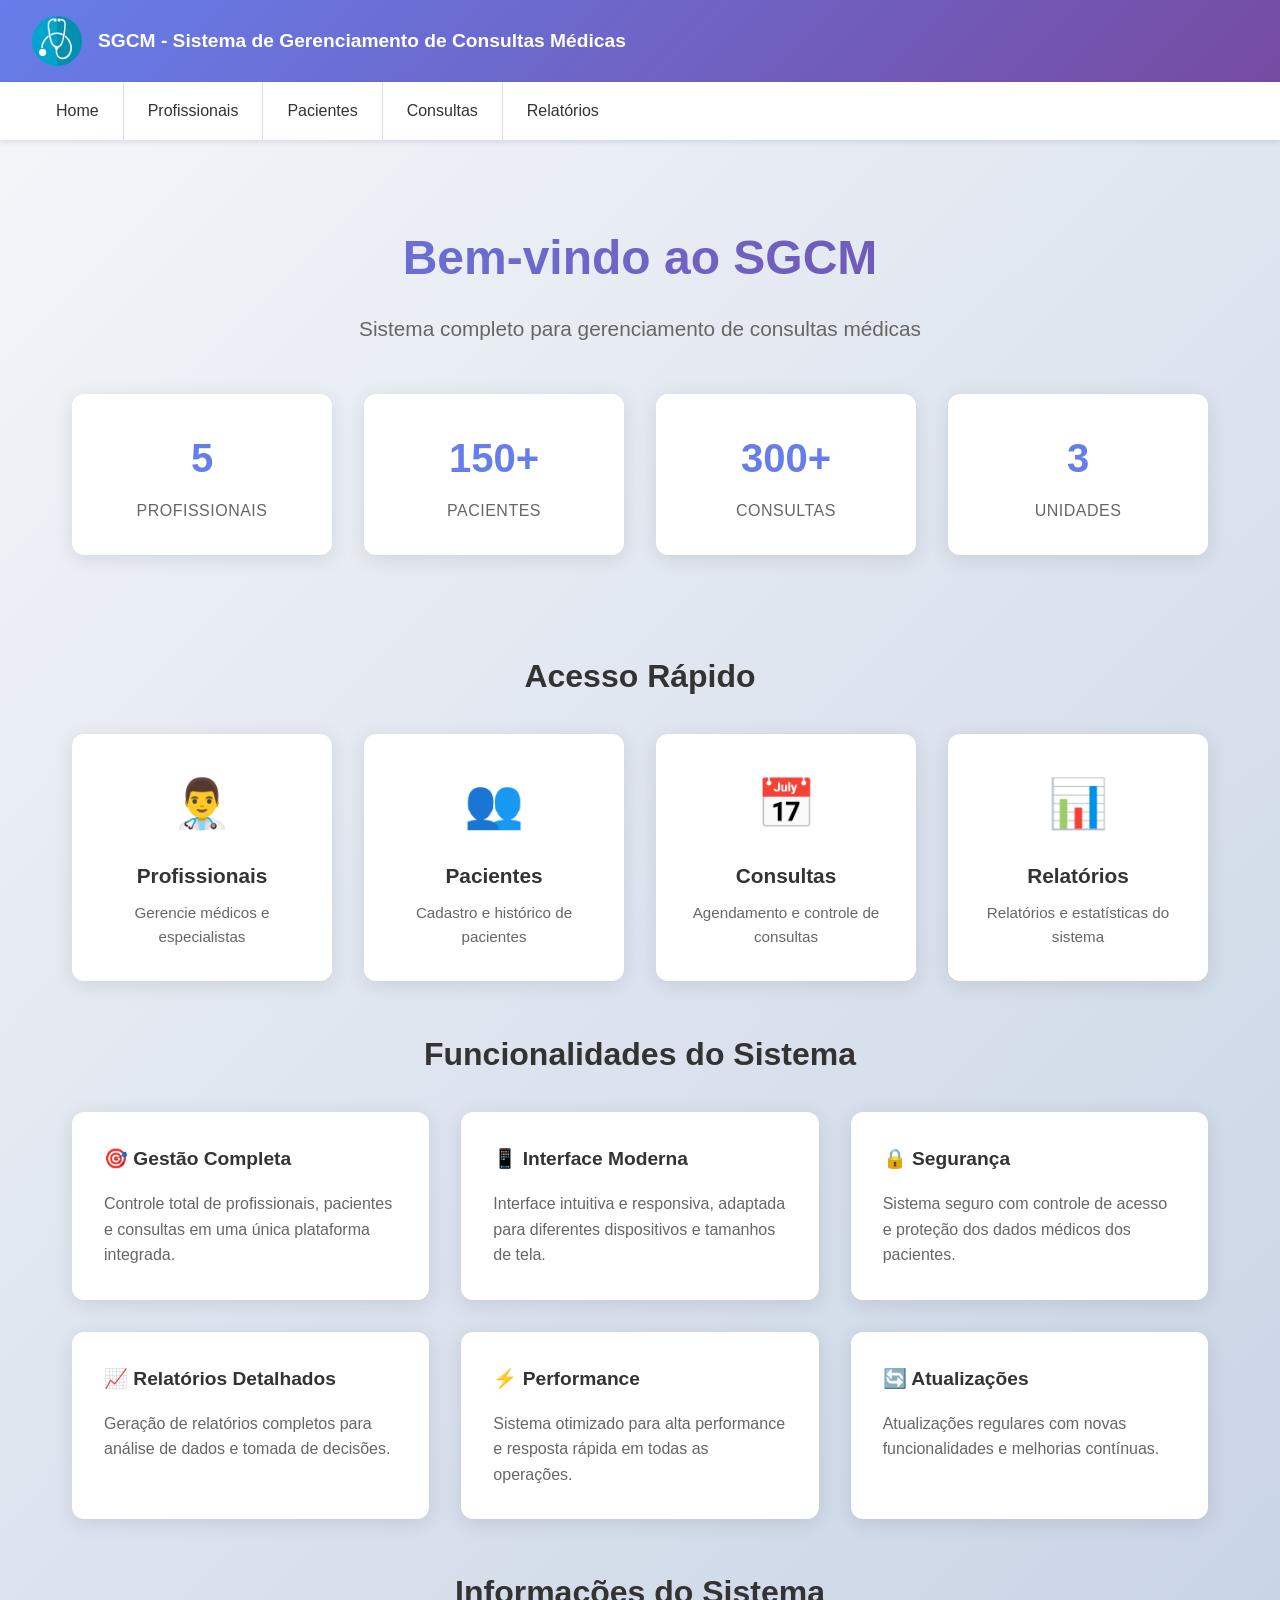
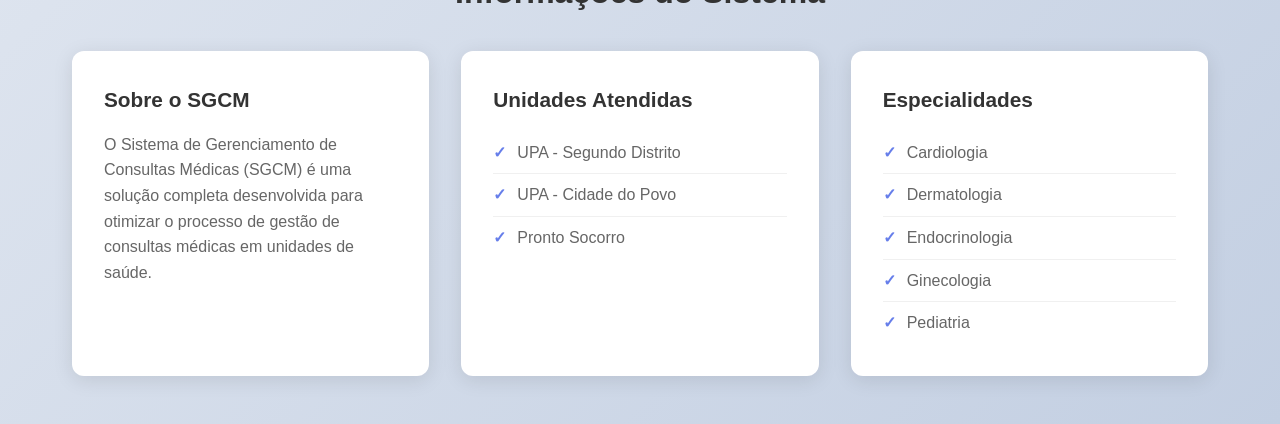
<file: sgcm/pages/index.html>
<!DOCTYPE html>
<html lang="pt-br">
<head>
    <meta charset="UTF-8">
    <meta name="viewport" content="width=device-width, initial-scale=1.0">
    <title>SGCM - Sistema de Gerenciamento de Consultas Médicas</title>
    <link rel="stylesheet" href="../styles/style.css">
</head>
<body>
    <header>
        <img src="../images/logo_azul(64).png" alt="Logo do SGCM">
        <p>SGCM - Sistema de Gerenciamento de Consultas Médicas</p>
    </header>
    <nav>
        <ul>
            <li><a href="index.html">Home</a></li>
            <li><a href="professionals.html">Profissionais</a></li>
            <li><a href="patients.html">Pacientes</a></li>
            <li><a href="appointments.html">Consultas</a></li>
            <li><a href="reports.html">Relatórios</a></li>
        </ul>
    </nav>
    <main>
        <!-- Hero Section -->
        <section class="hero-section">
            <h1>Bem-vindo ao SGCM</h1>
            <p class="hero-subtitle">Sistema completo para gerenciamento de consultas médicas</p>
            <div class="hero-stats">
                <div class="stat-card">
                    <h3>5</h3>
                    <p>Profissionais</p>
                </div>
                <div class="stat-card">
                    <h3>150+</h3>
                    <p>Pacientes</p>
                </div>
                <div class="stat-card">
                    <h3>300+</h3>
                    <p>Consultas</p>
                </div>
                <div class="stat-card">
                    <h3>3</h3>
                    <p>Unidades</p>
                </div>
            </div>
        </section>

        <!-- Quick Access Section -->
        <section class="quick-access">
            <h2>Acesso Rápido</h2>
            <div class="access-grid">
                <a href="professionals.html" class="access-card">
                    <div class="access-icon">👨‍⚕️</div>
                    <h3>Profissionais</h3>
                    <p>Gerencie médicos e especialistas</p>
                </a>
                <a href="patients.html" class="access-card">
                    <div class="access-icon">👥</div>
                    <h3>Pacientes</h3>
                    <p>Cadastro e histórico de pacientes</p>
                </a>
                <a href="appointments.html" class="access-card">
                    <div class="access-icon">📅</div>
                    <h3>Consultas</h3>
                    <p>Agendamento e controle de consultas</p>
                </a>
                <a href="reports.html" class="access-card">
                    <div class="access-icon">📊</div>
                    <h3>Relatórios</h3>
                    <p>Relatórios e estatísticas do sistema</p>
                </a>
            </div>
        </section>

        <!-- System Features -->
        <section class="features-section">
            <h2>Funcionalidades do Sistema</h2>
            <div class="features-grid">
                <div class="feature-card">
                    <h3>🎯 Gestão Completa</h3>
                    <p>Controle total de profissionais, pacientes e consultas em uma única plataforma integrada.</p>
                </div>
                <div class="feature-card">
                    <h3>📱 Interface Moderna</h3>
                    <p>Interface intuitiva e responsiva, adaptada para diferentes dispositivos e tamanhos de tela.</p>
                </div>
                <div class="feature-card">
                    <h3>🔒 Segurança</h3>
                    <p>Sistema seguro com controle de acesso e proteção dos dados médicos dos pacientes.</p>
                </div>
                <div class="feature-card">
                    <h3>📈 Relatórios Detalhados</h3>
                    <p>Geração de relatórios completos para análise de dados e tomada de decisões.</p>
                </div>
                <div class="feature-card">
                    <h3>⚡ Performance</h3>
                    <p>Sistema otimizado para alta performance e resposta rápida em todas as operações.</p>
                </div>
                <div class="feature-card">
                    <h3>🔄 Atualizações</h3>
                    <p>Atualizações regulares com novas funcionalidades e melhorias contínuas.</p>
                </div>
            </div>
        </section>

        <!-- System Information -->
        <section class="info-section">
            <h2>Informações do Sistema</h2>
            <div class="info-grid">
                <div class="info-card">
                    <h3>Sobre o SGCM</h3>
                    <p>O Sistema de Gerenciamento de Consultas Médicas (SGCM) é uma solução completa desenvolvida para otimizar o processo de gestão de consultas médicas em unidades de saúde.</p>
                </div>
                <div class="info-card">
                    <h3>Unidades Atendidas</h3>
                    <ul>
                        <li>UPA - Segundo Distrito</li>
                        <li>UPA - Cidade do Povo</li>
                        <li>Pronto Socorro</li>
                    </ul>
                </div>
                <div class="info-card">
                    <h3>Especialidades</h3>
                    <ul>
                        <li>Cardiologia</li>
                        <li>Dermatologia</li>
                        <li>Endocrinologia</li>
                        <li>Ginecologia</li>
                        <li>Pediatria</li>
                    </ul>
                </div>
            </div>
        </section>
    </main>
</body>
</html>
</file>
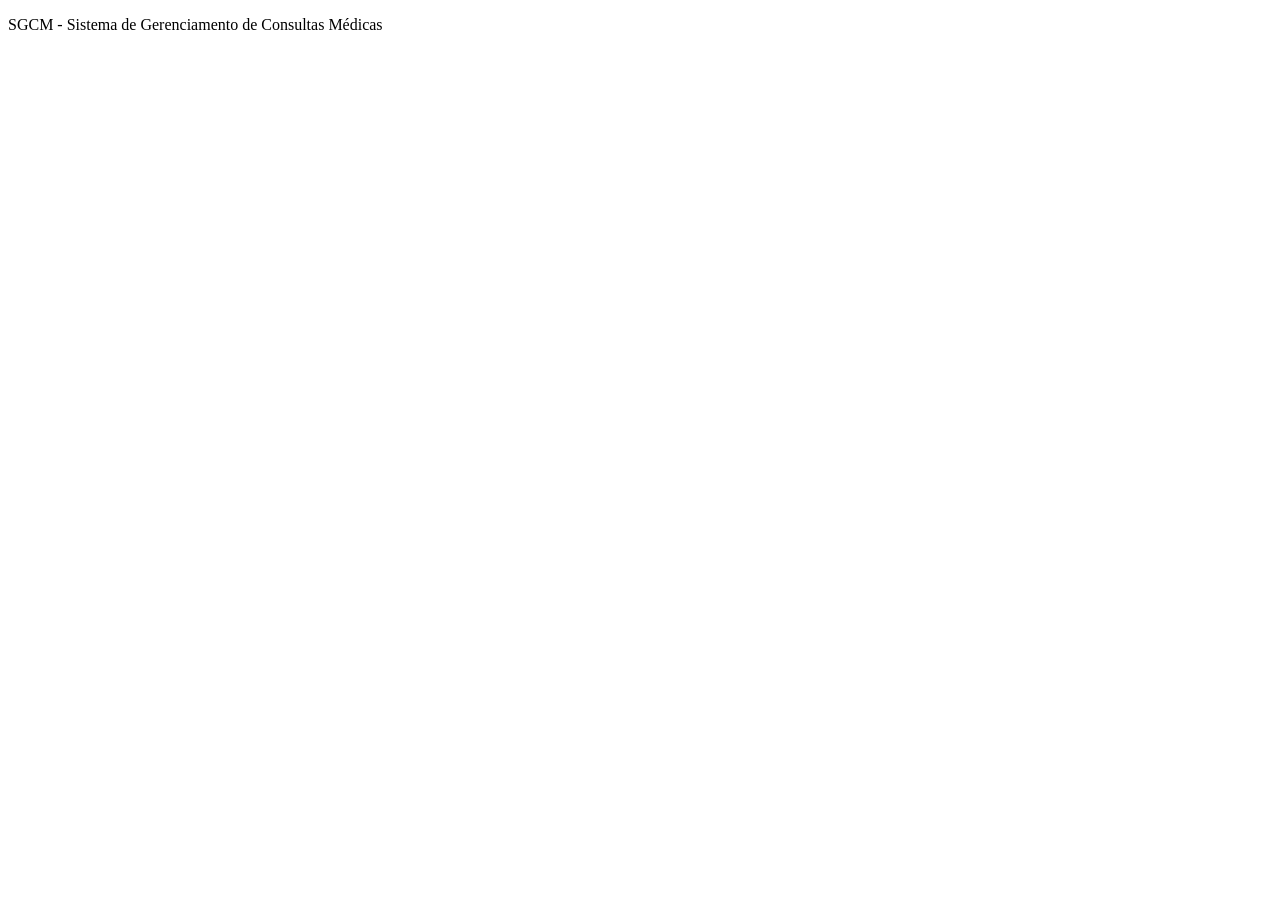
<file: pages/professionals.html>
<!DOCTYPE html>
<html lang="pt-br">
<head>
    <meta charset="UTF-8">
    <meta name="viewport" content="width=device-width, initial-scale=1.0">
    <title>Página de Profissionais</title>
</head>
<body>
    <header>
        <p>SGCM - Sistema de Gerenciamento de Consultas Médicas</p>
    </header>
    <nav>


    </nav>
    <main>


    </main>
</body>
</html>
</file>
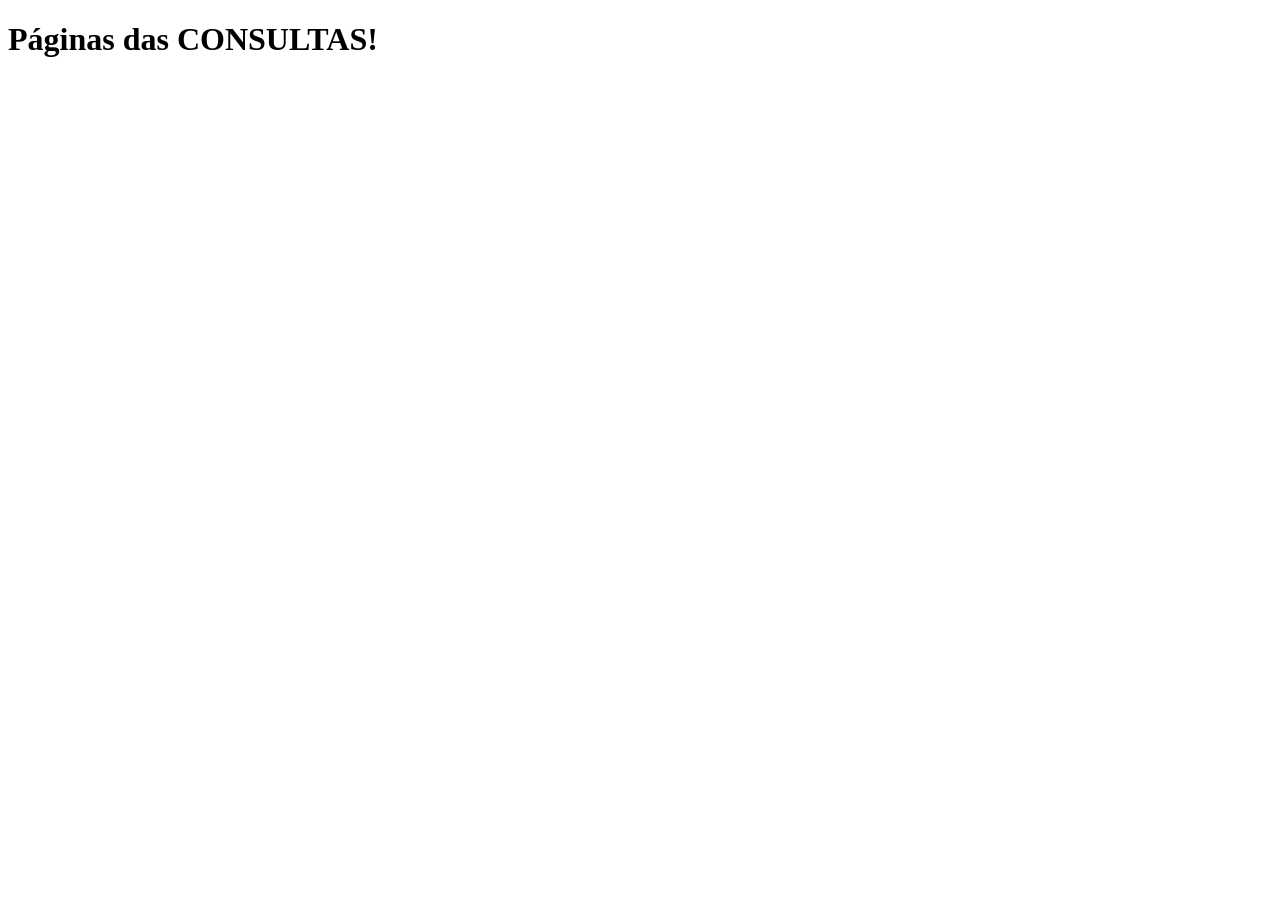
<file: sgcm/pages/appointments.html>
<!DOCTYPE html>
<html lang="pt-br">
<head>
    <meta charset="UTF-8">
    <meta name="viewport" content="width=device-width, initial-scale=1.0">
    <title>Página de Consultas dos Clientes</title>
</head>
<body>
    <h1>Páginas das CONSULTAS!</h1>
</body>
</html>
</file>
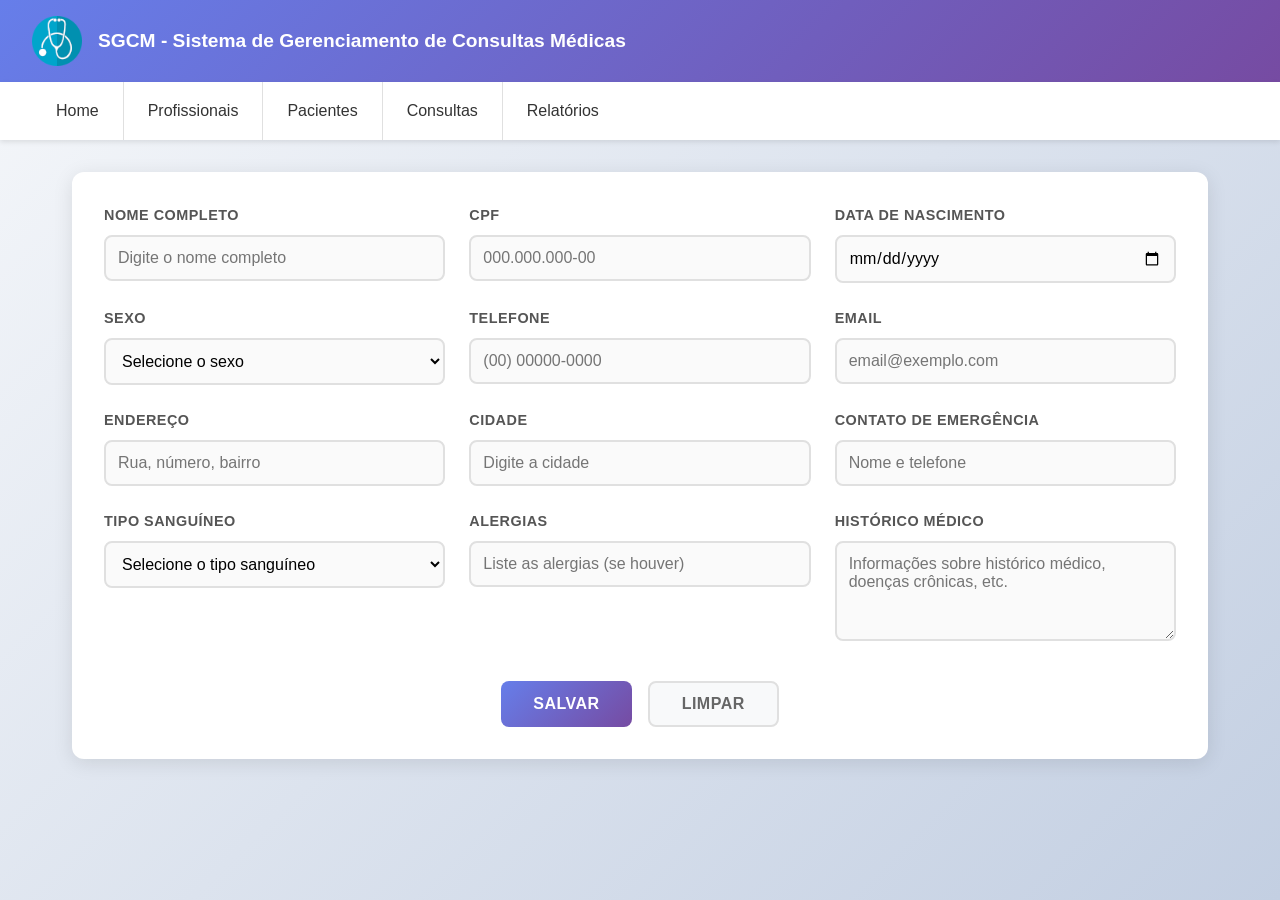
<file: sgcm/pages/patients.html>
<!DOCTYPE html>
<html lang="pt-br">
<head>
    <meta charset="UTF-8">
    <meta name="viewport" content="width=device-width, initial-scale=1.0">
    <title>Página de Pacientes</title>
    <link rel="stylesheet" href="../styles/style.css">
</head>
<body>
    <header>
        <img src="../images/logo_azul(64).png" alt="Logo do SGCM">
        <p>SGCM - Sistema de Gerenciamento de Consultas Médicas</p>
    </header>
    <nav>
        <ul>
            <li><a href="index.html">Home</a></li>
            <li><a href="professionals.html">Profissionais</a></li>
            <li><a href="patients.html">Pacientes</a></li>
            <li><a href="appointments.html">Consultas</a></li>
            <li><a href="reports.html">Relatórios</a></li>
        </ul>
    </nav>
    <main>
        <form action="">
            <div class="form-group">
                <label for="name">Nome Completo</label>
                <input type="text" id="name" name="name" placeholder="Digite o nome completo">
            </div>
            <div class="form-group">
                <label for="cpf">CPF</label>
                <input type="text" id="cpf" name="cpf" placeholder="000.000.000-00">
            </div>
            <div class="form-group">
                <label for="birth_date">Data de Nascimento</label>
                <input type="date" id="birth_date" name="birth_date">
            </div>
            <div class="form-group">
                <label for="gender">Sexo</label>
                <select name="gender" id="gender">
                    <option value="">Selecione o sexo</option>
                    <option value="M">Masculino</option>
                    <option value="F">Feminino</option>
                    <option value="O">Outro</option>
                </select>
            </div>
            <div class="form-group">
                <label for="phone">Telefone</label>
                <input type="text" id="phone" name="phone" placeholder="(00) 00000-0000">
            </div>
            <div class="form-group">
                <label for="email">Email</label>
                <input type="email" id="email" name="email" placeholder="email@exemplo.com">
            </div>
            <div class="form-group">
                <label for="address">Endereço</label>
                <input type="text" id="address" name="address" placeholder="Rua, número, bairro">
            </div>
            <div class="form-group">
                <label for="city">Cidade</label>
                <input type="text" id="city" name="city" placeholder="Digite a cidade">
            </div>
            <div class="form-group">
                <label for="emergency_contact">Contato de Emergência</label>
                <input type="text" id="emergency_contact" name="emergency_contact" placeholder="Nome e telefone">
            </div>
            <div class="form-group">
                <label for="blood_type">Tipo Sanguíneo</label>
                <select name="blood_type" id="blood_type">
                    <option value="">Selecione o tipo sanguíneo</option>
                    <option value="A+">A+</option>
                    <option value="A-">A-</option>
                    <option value="B+">B+</option>
                    <option value="B-">B-</option>
                    <option value="AB+">AB+</option>
                    <option value="AB-">AB-</option>
                    <option value="O+">O+</option>
                    <option value="O-">O-</option>
                </select>
            </div>
            <div class="form-group">
                <label for="allergies">Alergias</label>
                <input type="text" id="allergies" name="allergies" placeholder="Liste as alergias (se houver)">
            </div>
            <div class="form-group">
                <label for="medical_history">Histórico Médico</label>
                <textarea id="medical_history" name="medical_history" placeholder="Informações sobre histórico médico, doenças crônicas, etc." rows="3"></textarea>
            </div>
            <div class="form-buttons">
                <button type="submit" class="btn btn-primary">Salvar</button>
                <button type="reset" class="btn btn-secondary">Limpar</button>
            </div>
        </form>
        <table>
            <thead>
                <tr>
                    <th>ID</th>
                    <th>NOME</th>
                    <th>CPF</th>
                    <th>IDADE</th>
                    <th>SEXO</th>
                    <th>TELEFONE</th>
                    <th>EMAIL</th>
                    <th>TIPO SANGUÍNEO</th>
                    <th>OPÇÕES</th>
                </tr>
            </thead>
            <tbody>
                <tr>
                    <td>1</td>
                    <td>Maria Silva Santos</td>
                    <td>123.456.789-00</td>
                    <td>35</td>
                    <td>F</td>
                    <td>(11) 99999-9999</td>
                    <td>maria.silva@email.com</td>
                    <td>A+</td>
                    <td>
                        <div class="action-links">
                            <a href="#" class="edit-link">Editar</a>
                            <a href="#" class="delete-link">Excluir</a>
                        </div>
                    </td>
                </tr>
                <tr>
                    <td>2</td>
                    <td>João Carlos Oliveira</td>
                    <td>987.654.321-00</td>
                    <td>42</td>
                    <td>M</td>
                    <td>(11) 88888-8888</td>
                    <td>joao.oliveira@email.com</td>
                    <td>O+</td>
                    <td>
                        <div class="action-links">
                            <a href="#" class="edit-link">Editar</a>
                            <a href="#" class="delete-link">Excluir</a>
                        </div>
                    </td>
                </tr>
                <tr>
                    <td>3</td>
                    <td>Ana Paula Costa</td>
                    <td>456.789.123-00</td>
                    <td>28</td>
                    <td>F</td>
                    <td>(11) 77777-7777</td>
                    <td>ana.costa@email.com</td>
                    <td>B-</td>
                    <td>
                        <div class="action-links">
                            <a href="#" class="edit-link">Editar</a>
                            <a href="#" class="delete-link">Excluir</a>
                        </div>
                    </td>
                </tr>
                <tr>
                    <td>4</td>
                    <td>Pedro Henrique Lima</td>
                    <td>789.123.456-00</td>
                    <td>55</td>
                    <td>M</td>
                    <td>(11) 66666-6666</td>
                    <td>pedro.lima@email.com</td>
                    <td>AB+</td>
                    <td>
                        <div class="action-links">
                            <a href="#" class="edit-link">Editar</a>
                            <a href="#" class="delete-link">Excluir</a>
                        </div>
                    </td>
                </tr>
                <tr>
                    <td>5</td>
                    <td>Lucia Ferreira Rodrigues</td>
                    <td>321.654.987-00</td>
                    <td>38</td>
                    <td>F</td>
                    <td>(11) 55555-5555</td>
                    <td>lucia.ferreira@email.com</td>
                    <td>A-</td>
                    <td>
                        <div class="action-links">
                            <a href="#" class="edit-link">Editar</a>
                            <a href="#" class="delete-link">Excluir</a>
                        </div>
                    </td>
                </tr>
                <tr>
                    <td>6</td>
                    <td>Carlos Eduardo Martins</td>
                    <td>654.321.987-00</td>
                    <td>47</td>
                    <td>M</td>
                    <td>(11) 44444-4444</td>
                    <td>carlos.martins@email.com</td>
                    <td>O-</td>
                    <td>
                        <div class="action-links">
                            <a href="#" class="edit-link">Editar</a>
                            <a href="#" class="delete-link">Excluir</a>
                        </div>
                    </td>
                </tr>
                <tr>
                    <td>7</td>
                    <td>Fernanda Almeida Souza</td>
                    <td>147.258.369-00</td>
                    <td>31</td>
                    <td>F</td>
                    <td>(11) 33333-3333</td>
                    <td>fernanda.almeida@email.com</td>
                    <td>B+</td>
                    <td>
                        <div class="action-links">
                            <a href="#" class="edit-link">Editar</a>
                            <a href="#" class="delete-link">Excluir</a>
                        </div>
                    </td>
                </tr>
                <tr>
                    <td>8</td>
                    <td>Roberto Silva Pereira</td>
                    <td>258.369.147-00</td>
                    <td>63</td>
                    <td>M</td>
                    <td>(11) 22222-2222</td>
                    <td>roberto.silva@email.com</td>
                    <td>AB-</td>
                    <td>
                        <div class="action-links">
                            <a href="#" class="edit-link">Editar</a>
                            <a href="#" class="delete-link">Excluir</a>
                        </div>
                    </td>
                </tr>
            </tbody>
            <tfoot>
                <tr>
                    <td colspan="9">Quantidade de Pacientes: 8</td>
                </tr>
            </tfoot>
        </table>
    </main>
</body>
</html>
</file>
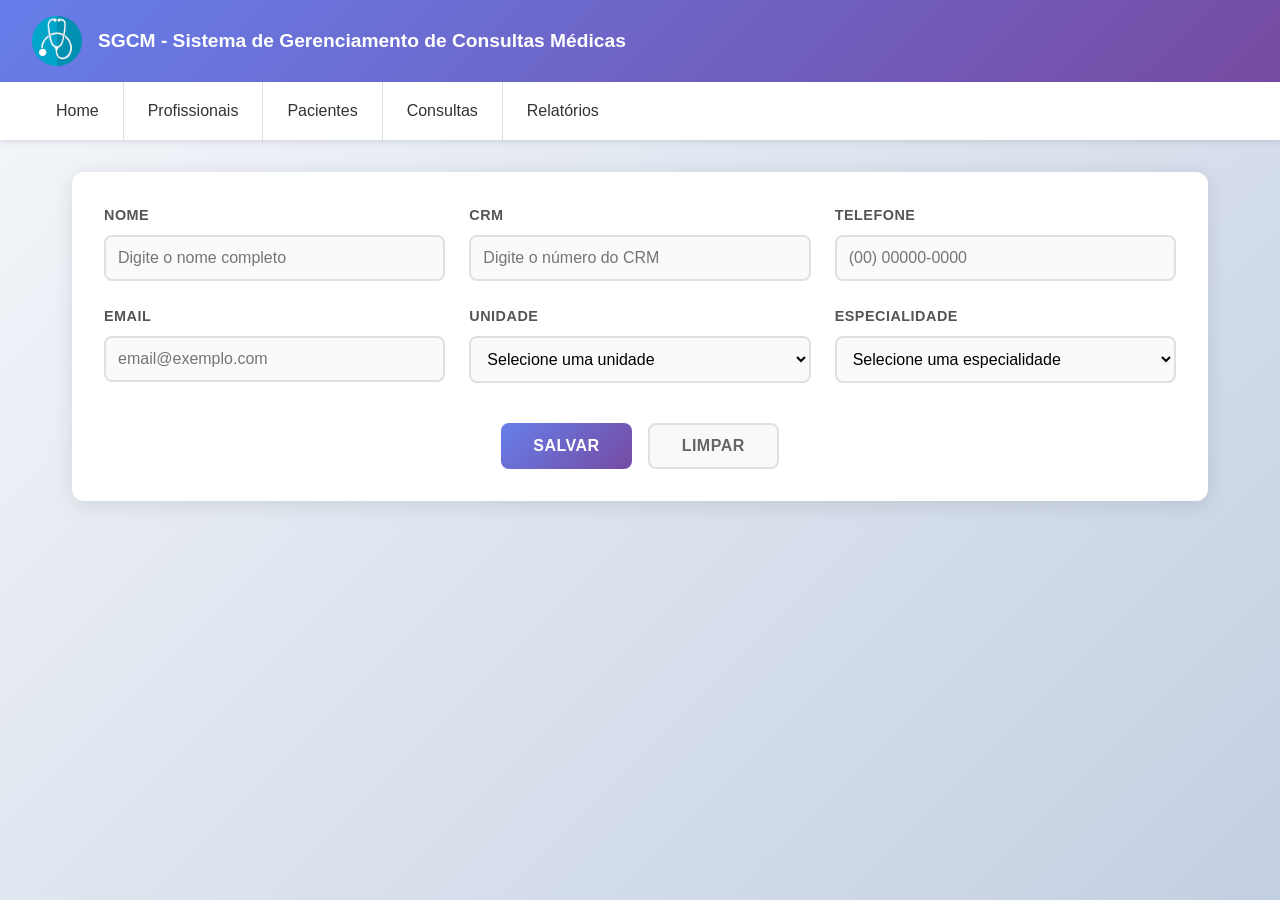
<file: sgcm/pages/professionals.html>
<!DOCTYPE html>
<html lang="pt-br">
<head>
    <meta charset="UTF-8">
    <meta name="viewport" content="width=device-width, initial-scale=1.0">
    <title>Página de Profissionais</title>
    <link rel="stylesheet" href="../styles/style.css">
</head>
<body>
    <header>
        <img src="../images/logo_azul(64).png" alt="Logo do SGCM">
        <p>SGCM - Sistema de Gerenciamento de Consultas Médicas</p>
    </header>
    <nav>
        <ul>
            <li><a href="index.html">Home</a></li>
            <li><a href="professionals.html">Profissionais</a></li>
            <li><a href="patients.html">Pacientes</a></li>
            <li><a href="appointments.html">Consultas</a></li>
            <li><a href="reports.html">Relatórios</a></li>
        </ul>
    </nav>
    <main>
        <form action="">
            <div class="form-group">
                <label for="name">Nome</label>
                <input type="text" id="name" name="name" placeholder="Digite o nome completo">
            </div>
            <div class="form-group">
                <label for="crm">CRM</label>
                <input type="text" id="crm" name="crm" placeholder="Digite o número do CRM">
            </div>
            <div class="form-group">
                <label for="phone">Telefone</label>
                <input type="text" id="phone" name="phone" placeholder="(00) 00000-0000">
            </div>
            <div class="form-group">
                <label for="email">Email</label>
                <input type="email" id="email" name="email" placeholder="email@exemplo.com">
            </div>
            <div class="form-group">
                <label for="unity">Unidade</label>
                <select name="unity" id="unity">
                    <option value="">Selecione uma unidade</option>
                    <option value="1">UPA - Segundo Distrito</option>
                    <option value="2">UPA - Cidade do Povo</option>
                    <option value="3">Pronto Socorro</option>
                </select>
            </div>
            <div class="form-group">
                <label for="specialty">Especialidade</label>
                <select name="specialty" id="specialty">
                    <option value="">Selecione uma especialidade</option>
                    <option value="1">Cardiologista</option>
                    <option value="2">Dermatologista</option>
                    <option value="3">Endocrinologista</option>
                    <option value="4">Ginecologista</option>
                    <option value="5">Pediatra</option>
                </select>
            </div>
            <div class="form-buttons">
                <button type="submit" class="btn btn-primary">Salvar</button>
                <button type="reset" class="btn btn-secondary">Limpar</button>
            </div>
        </form>
        <table>
            <thead>
                <tr>
                    <th>ID</th>
                    <th>NOME</th>
                    <th>REG. CONSELHO</th>
                    <th>TELEFONE</th>
                    <th>EMAIL</th>
                    <th>UNIDADE</th>
                    <th>ESPECIALIDADE</th>
                    <th>OPÇÕES</th>
                </tr>
            </thead>
            <tbody>
                <tr>
                    <td>1</td>
                    <td>Dr. João Silva</td>
                    <td>CRM-12345</td>
                    <td>(11) 99999-9999</td>
                    <td>joao.silva@email.com</td>
                    <td>UPA - Segundo Distrito</td>
                    <td>Cardiologista</td>
                    <td>
                        <div class="action-links">
                            <a href="#" class="edit-link">Editar</a>
                            <a href="#" class="delete-link">Excluir</a>
                        </div>
                    </td>
                </tr>
                <tr>
                    <td>2</td>
                    <td>Dra. Maria Santos</td>
                    <td>CRM-67890</td>
                    <td>(11) 88888-8888</td>
                    <td>maria.santos@email.com</td>
                    <td>UPA - Cidade do Povo</td>
                    <td>Dermatologista</td>
                    <td>
                        <div class="action-links">
                            <a href="#" class="edit-link">Editar</a>
                            <a href="#" class="delete-link">Excluir</a>
                        </div>
                    </td>
                </tr>
                <tr>
                    <td>3</td>
                    <td>Dr. Carlos Oliveira</td>
                    <td>CRM-11111</td>
                    <td>(11) 77777-7777</td>
                    <td>carlos.oliveira@email.com</td>
                    <td>Pronto Socorro</td>
                    <td>Endocrinologista</td>
                    <td>
                        <div class="action-links">
                            <a href="#" class="edit-link">Editar</a>
                            <a href="#" class="delete-link">Excluir</a>
                        </div>
                    </td>
                </tr>
                <tr>
                    <td>4</td>
                    <td>Dra. Ana Costa</td>
                    <td>CRM-22222</td>
                    <td>(11) 66666-6666</td>
                    <td>ana.costa@email.com</td>
                    <td>UPA - Segundo Distrito</td>
                    <td>Ginecologista</td>
                    <td>
                        <div class="action-links">
                            <a href="#" class="edit-link">Editar</a>
                            <a href="#" class="delete-link">Excluir</a>
                        </div>
                    </td>
                </tr>
                <tr>
                    <td>5</td>
                    <td>Dr. Pedro Lima</td>
                    <td>CRM-33333</td>
                    <td>(11) 55555-5555</td>
                    <td>pedro.lima@email.com</td>
                    <td>UPA - Cidade do Povo</td>
                    <td>Pediatra</td>
                    <td>
                        <div class="action-links">
                            <a href="#" class="edit-link">Editar</a>
                            <a href="#" class="delete-link">Excluir</a>
                        </div>
                    </td>
                </tr>
            </tbody>
            <tfoot>
                <tr>
                    <td colspan="8">Quantidade de Profissionais: 5</td>
                </tr>
            </tfoot>
        </table>
    </main>
</body>
</html>
</file>
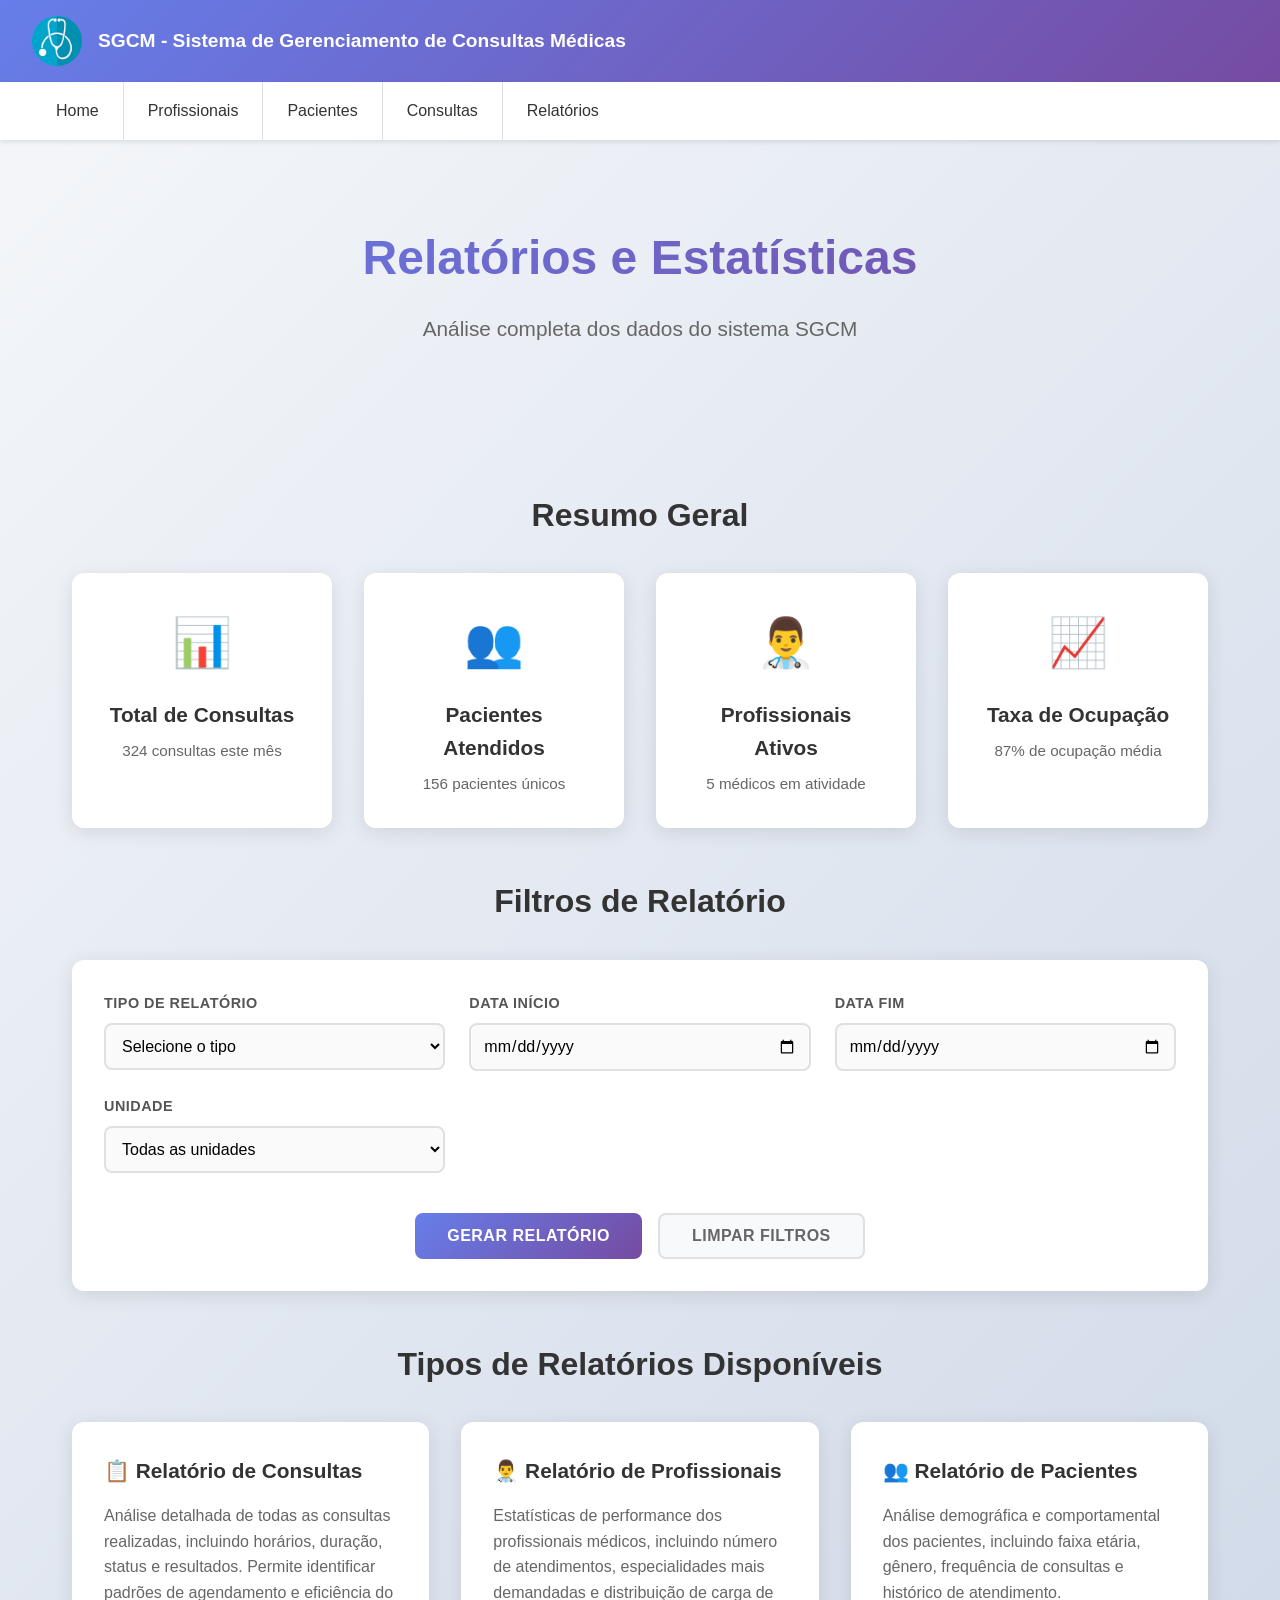
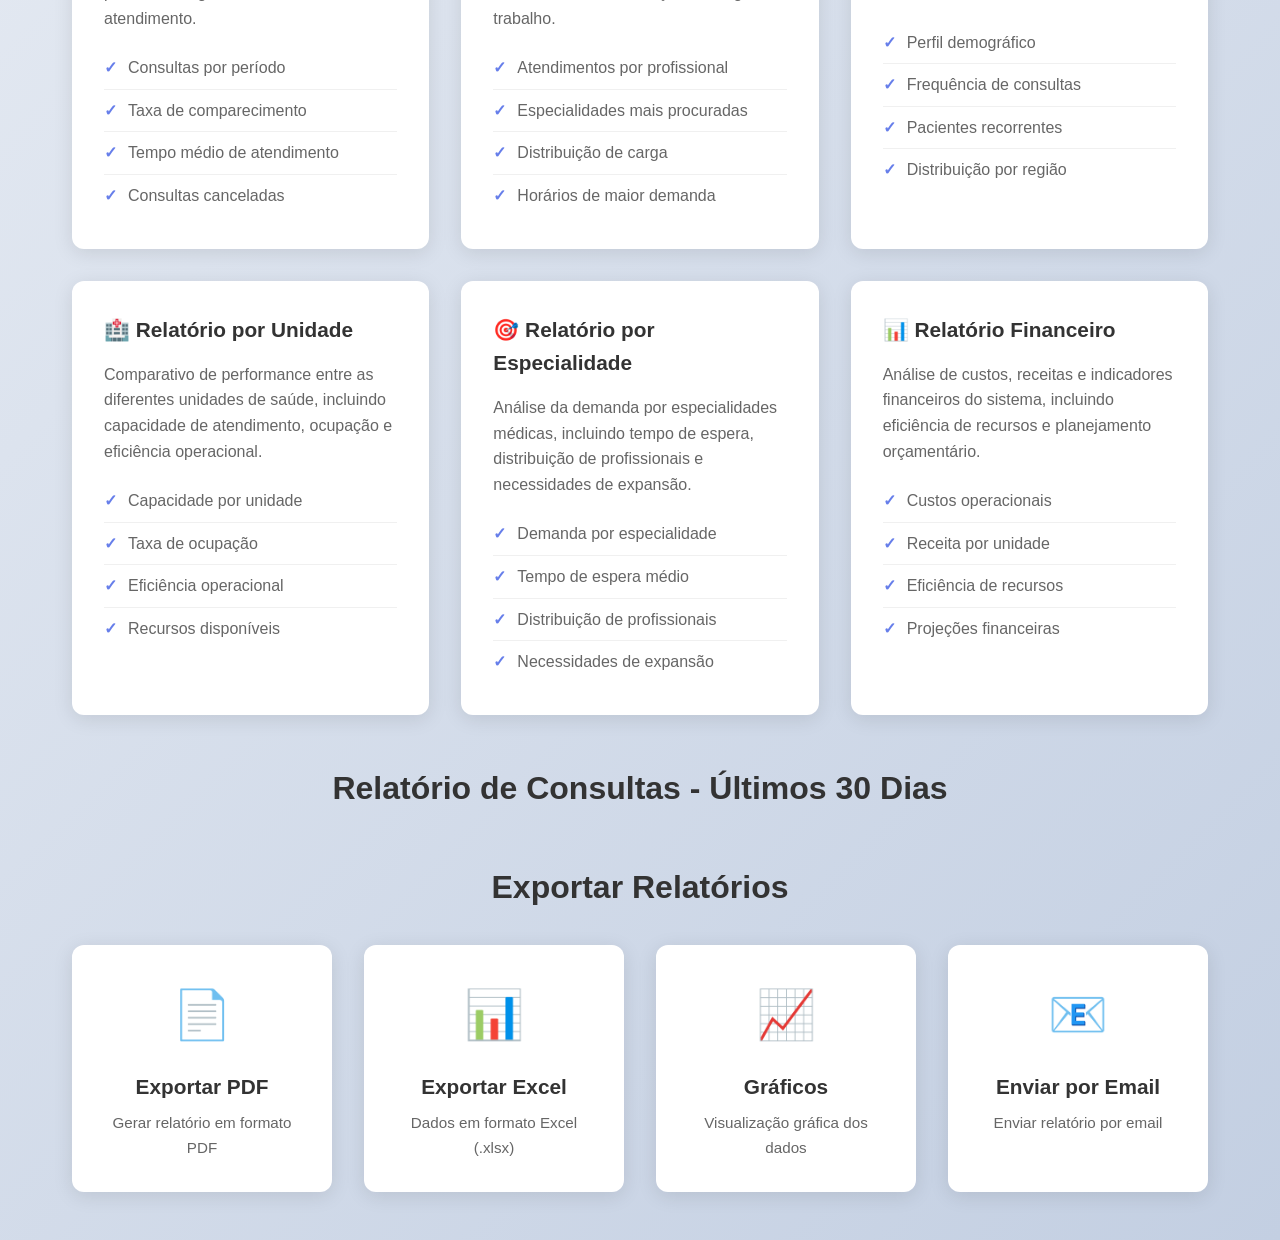
<file: sgcm/pages/reports.html>
<!DOCTYPE html>
<html lang="pt-br">
<head>
    <meta charset="UTF-8">
    <meta name="viewport" content="width=device-width, initial-scale=1.0">
    <title>Relatórios - SGCM</title>
    <link rel="stylesheet" href="../styles/style.css">
</head>
<body>
    <header>
        <img src="../images/logo_azul(64).png" alt="Logo do SGCM">
        <p>SGCM - Sistema de Gerenciamento de Consultas Médicas</p>
    </header>
    <nav>
        <ul>
            <li><a href="index.html">Home</a></li>
            <li><a href="professionals.html">Profissionais</a></li>
            <li><a href="patients.html">Pacientes</a></li>
            <li><a href="appointments.html">Consultas</a></li>
            <li><a href="reports.html">Relatórios</a></li>
        </ul>
    </nav>
    <main>
        <!-- Reports Header -->
        <section class="hero-section">
            <h1>Relatórios e Estatísticas</h1>
            <p class="hero-subtitle">Análise completa dos dados do sistema SGCM</p>
        </section>

        <!-- Quick Stats -->
        <section class="quick-access">
            <h2>Resumo Geral</h2>
            <div class="access-grid">
                <div class="access-card">
                    <div class="access-icon">📊</div>
                    <h3>Total de Consultas</h3>
                    <p>324 consultas este mês</p>
                </div>
                <div class="access-card">
                    <div class="access-icon">👥</div>
                    <h3>Pacientes Atendidos</h3>
                    <p>156 pacientes únicos</p>
                </div>
                <div class="access-card">
                    <div class="access-icon">👨‍⚕️</div>
                    <h3>Profissionais Ativos</h3>
                    <p>5 médicos em atividade</p>
                </div>
                <div class="access-card">
                    <div class="access-icon">📈</div>
                    <h3>Taxa de Ocupação</h3>
                    <p>87% de ocupação média</p>
                </div>
            </div>
        </section>

        <!-- Report Filters -->
        <section class="features-section">
            <h2>Filtros de Relatório</h2>
            <form class="report-filters">
                <div class="form-group">
                    <label for="report-type">Tipo de Relatório</label>
                    <select name="report-type" id="report-type">
                        <option value="">Selecione o tipo</option>
                        <option value="consultations">Relatório de Consultas</option>
                        <option value="professionals">Relatório de Profissionais</option>
                        <option value="patients">Relatório de Pacientes</option>
                        <option value="units">Relatório por Unidade</option>
                        <option value="specialties">Relatório por Especialidade</option>
                    </select>
                </div>
                <div class="form-group">
                    <label for="date-start">Data Início</label>
                    <input type="date" id="date-start" name="date-start">
                </div>
                <div class="form-group">
                    <label for="date-end">Data Fim</label>
                    <input type="date" id="date-end" name="date-end">
                </div>
                <div class="form-group">
                    <label for="unit-filter">Unidade</label>
                    <select name="unit-filter" id="unit-filter">
                        <option value="">Todas as unidades</option>
                        <option value="1">UPA - Segundo Distrito</option>
                        <option value="2">UPA - Cidade do Povo</option>
                        <option value="3">Pronto Socorro</option>
                    </select>
                </div>
                <div class="form-buttons">
                    <button type="submit" class="btn btn-primary">Gerar Relatório</button>
                    <button type="reset" class="btn btn-secondary">Limpar Filtros</button>
                </div>
            </form>
        </section>

        <!-- Report Types -->
        <section class="info-section">
            <h2>Tipos de Relatórios Disponíveis</h2>
            <div class="info-grid">
                <div class="info-card">
                    <h3>📋 Relatório de Consultas</h3>
                    <p>Análise detalhada de todas as consultas realizadas, incluindo horários, duração, status e resultados. Permite identificar padrões de agendamento e eficiência do atendimento.</p>
                    <ul>
                        <li>Consultas por período</li>
                        <li>Taxa de comparecimento</li>
                        <li>Tempo médio de atendimento</li>
                        <li>Consultas canceladas</li>
                    </ul>
                </div>
                <div class="info-card">
                    <h3>👨‍⚕️ Relatório de Profissionais</h3>
                    <p>Estatísticas de performance dos profissionais médicos, incluindo número de atendimentos, especialidades mais demandadas e distribuição de carga de trabalho.</p>
                    <ul>
                        <li>Atendimentos por profissional</li>
                        <li>Especialidades mais procuradas</li>
                        <li>Distribuição de carga</li>
                        <li>Horários de maior demanda</li>
                    </ul>
                </div>
                <div class="info-card">
                    <h3>👥 Relatório de Pacientes</h3>
                    <p>Análise demográfica e comportamental dos pacientes, incluindo faixa etária, gênero, frequência de consultas e histórico de atendimento.</p>
                    <ul>
                        <li>Perfil demográfico</li>
                        <li>Frequência de consultas</li>
                        <li>Pacientes recorrentes</li>
                        <li>Distribuição por região</li>
                    </ul>
                </div>
                <div class="info-card">
                    <h3>🏥 Relatório por Unidade</h3>
                    <p>Comparativo de performance entre as diferentes unidades de saúde, incluindo capacidade de atendimento, ocupação e eficiência operacional.</p>
                    <ul>
                        <li>Capacidade por unidade</li>
                        <li>Taxa de ocupação</li>
                        <li>Eficiência operacional</li>
                        <li>Recursos disponíveis</li>
                    </ul>
                </div>
                <div class="info-card">
                    <h3>🎯 Relatório por Especialidade</h3>
                    <p>Análise da demanda por especialidades médicas, incluindo tempo de espera, distribuição de profissionais e necessidades de expansão.</p>
                    <ul>
                        <li>Demanda por especialidade</li>
                        <li>Tempo de espera médio</li>
                        <li>Distribuição de profissionais</li>
                        <li>Necessidades de expansão</li>
                    </ul>
                </div>
                <div class="info-card">
                    <h3>📊 Relatório Financeiro</h3>
                    <p>Análise de custos, receitas e indicadores financeiros do sistema, incluindo eficiência de recursos e planejamento orçamentário.</p>
                    <ul>
                        <li>Custos operacionais</li>
                        <li>Receita por unidade</li>
                        <li>Eficiência de recursos</li>
                        <li>Projeções financeiras</li>
                    </ul>
                </div>
            </div>
        </section>

        <!-- Sample Report Table -->
        <section class="features-section">
            <h2>Relatório de Consultas - Últimos 30 Dias</h2>
            <table>
                <thead>
                    <tr>
                        <th>Data</th>
                        <th>Profissional</th>
                        <th>Especialidade</th>
                        <th>Unidade</th>
                        <th>Consultas Realizadas</th>
                        <th>Taxa de Ocupação</th>
                        <th>Status</th>
                    </tr>
                </thead>
                <tbody>
                    <tr>
                        <td>15/01/2024</td>
                        <td>Dr. João Silva</td>
                        <td>Cardiologia</td>
                        <td>UPA - Segundo Distrito</td>
                        <td>12</td>
                        <td>85%</td>
                        <td>Concluído</td>
                    </tr>
                    <tr>
                        <td>15/01/2024</td>
                        <td>Dra. Maria Santos</td>
                        <td>Dermatologia</td>
                        <td>UPA - Cidade do Povo</td>
                        <td>8</td>
                        <td>67%</td>
                        <td>Concluído</td>
                    </tr>
                    <tr>
                        <td>16/01/2024</td>
                        <td>Dr. Carlos Oliveira</td>
                        <td>Endocrinologia</td>
                        <td>Pronto Socorro</td>
                        <td>15</td>
                        <td>93%</td>
                        <td>Concluído</td>
                    </tr>
                    <tr>
                        <td>16/01/2024</td>
                        <td>Dra. Ana Costa</td>
                        <td>Ginecologia</td>
                        <td>UPA - Segundo Distrito</td>
                        <td>10</td>
                        <td>78%</td>
                        <td>Concluído</td>
                    </tr>
                    <tr>
                        <td>17/01/2024</td>
                        <td>Dr. Pedro Lima</td>
                        <td>Pediatria</td>
                        <td>UPA - Cidade do Povo</td>
                        <td>14</td>
                        <td>88%</td>
                        <td>Concluído</td>
                    </tr>
                </tbody>
                <tfoot>
                    <tr>
                        <td colspan="4">Total de Consultas: 59</td>
                        <td colspan="3">Taxa Média de Ocupação: 82%</td>
                    </tr>
                </tfoot>
            </table>
        </section>

        <!-- Export Options -->
        <section class="quick-access">
            <h2>Exportar Relatórios</h2>
            <div class="access-grid">
                <a href="#" class="access-card">
                    <div class="access-icon">📄</div>
                    <h3>Exportar PDF</h3>
                    <p>Gerar relatório em formato PDF</p>
                </a>
                <a href="#" class="access-card">
                    <div class="access-icon">📊</div>
                    <h3>Exportar Excel</h3>
                    <p>Dados em formato Excel (.xlsx)</p>
                </a>
                <a href="#" class="access-card">
                    <div class="access-icon">📈</div>
                    <h3>Gráficos</h3>
                    <p>Visualização gráfica dos dados</p>
                </a>
                <a href="#" class="access-card">
                    <div class="access-icon">📧</div>
                    <h3>Enviar por Email</h3>
                    <p>Enviar relatório por email</p>
                </a>
            </div>
        </section>
    </main>
</body>
</html>
</file>
<file: sgcm/styles/style.css>
/* Reset and base styles */
* {
    margin: 0;
    padding: 0;
    box-sizing: border-box;
}

body {
    font-family: 'Segoe UI', Tahoma, Geneva, Verdana, sans-serif;
    line-height: 1.6;
    color: #333;
    background: linear-gradient(135deg, #f5f7fa 0%, #c3cfe2 100%);
    min-height: 100vh;
}

/* Header styling */
header {
    background: linear-gradient(135deg, #667eea 0%, #764ba2 100%);
    color: white;
    padding: 1rem 2rem;
    display: flex;
    align-items: center;
    gap: 1rem;
    box-shadow: 0 2px 10px rgba(0, 0, 0, 0.1);
}

header img {
    width: 50px;
    height: 50px;
    border-radius: 8px;
}

header p {
    font-size: 1.2rem;
    font-weight: 600;
    margin: 0;
}

/* Navigation styling */
nav {
    background-color: white;
    box-shadow: 0 2px 5px rgba(0, 0, 0, 0.1);
    padding: 0 2rem;
}

nav ul {
    list-style: none;
    display: flex;
    gap: 0;
}

nav li {
    border-right: 1px solid #e0e0e0;
}

nav li:last-child {
    border-right: none;
}

nav a {
    display: block;
    padding: 1rem 1.5rem;
    color: #333;
    text-decoration: none;
    transition: all 0.3s ease;
    font-weight: 500;
}

nav a:hover {
    background-color: #667eea;
    color: white;
    transform: translateY(-2px);
}

/* Main content */
main {
    max-width: 1200px;
    margin: 2rem auto;
    padding: 0 2rem;
}

/* Form styling */
form {
    background-color: white;
    padding: 2rem;
    border-radius: 12px;
    box-shadow: 0 4px 20px rgba(0, 0, 0, 0.1);
    margin-bottom: 2rem;
    display: grid;
    grid-template-columns: repeat(auto-fit, minmax(300px, 1fr));
    gap: 1.5rem;
}

.form-group {
    display: flex;
    flex-direction: column;
    gap: 0.5rem;
}

label {
    font-weight: 600;
    color: #555;
    font-size: 0.9rem;
    text-transform: uppercase;
    letter-spacing: 0.5px;
}

input, select, textarea {
    padding: 0.75rem;
    border: 2px solid #e0e0e0;
    border-radius: 8px;
    font-size: 1rem;
    transition: all 0.3s ease;
    background-color: #fafafa;
    font-family: inherit;
}

input:focus, select:focus, textarea:focus {
    outline: none;
    border-color: #667eea;
    background-color: white;
    box-shadow: 0 0 0 3px rgba(102, 126, 234, 0.1);
}

textarea {
    resize: vertical;
    min-height: 100px;
}

.form-buttons {
    grid-column: 1 / -1;
    display: flex;
    gap: 1rem;
    justify-content: center;
    margin-top: 1rem;
}

.btn {
    padding: 0.75rem 2rem;
    border: none;
    border-radius: 8px;
    font-size: 1rem;
    font-weight: 600;
    cursor: pointer;
    transition: all 0.3s ease;
    text-transform: uppercase;
    letter-spacing: 0.5px;
}

.btn-primary {
    background: linear-gradient(135deg, #667eea 0%, #764ba2 100%);
    color: white;
}

.btn-primary:hover {
    transform: translateY(-2px);
    box-shadow: 0 4px 15px rgba(102, 126, 234, 0.4);
}

.btn-secondary {
    background-color: #f8f9fa;
    color: #666;
    border: 2px solid #e0e0e0;
}

.btn-secondary:hover {
    background-color: #e9ecef;
    transform: translateY(-2px);
}

/* Table styling */
table {
    width: 100%;
    background-color: white;
    border-radius: 12px;
    overflow: hidden;
    box-shadow: 0 4px 20px rgba(0, 0, 0, 0.1);
    border-collapse: collapse;
    margin-bottom: 2rem;
}

thead {
    background: linear-gradient(135deg, #667eea 0%, #764ba2 100%);
    color: white;
}

th {
    padding: 1rem;
    text-align: left;
    font-weight: 600;
    text-transform: uppercase;
    letter-spacing: 0.5px;
    font-size: 0.9rem;
}

td {
    padding: 1rem;
    border-bottom: 1px solid #f0f0f0;
    vertical-align: middle;
}

tbody tr {
    transition: all 0.3s ease;
}

tbody tr:hover {
    background-color: #f8f9fa;
    transform: scale(1.01);
}

tfoot {
    background-color: #f8f9fa;
    font-weight: 600;
    color: #666;
}

tfoot td {
    text-align: center;
    padding: 1rem;
}

/* Action links */
.action-links {
    display: flex;
    gap: 0.5rem;
}

.action-links a {
    padding: 0.5rem 1rem;
    border-radius: 6px;
    text-decoration: none;
    font-size: 0.9rem;
    font-weight: 500;
    transition: all 0.3s ease;
}

.edit-link {
    background-color: #28a745;
    color: white;
}

.edit-link:hover {
    background-color: #218838;
    transform: translateY(-1px);
}

.delete-link {
    background-color: #dc3545;
    color: white;
}

.delete-link:hover {
    background-color: #c82333;
    transform: translateY(-1px);
}

/* Responsive design */
@media (max-width: 768px) {
    header {
        flex-direction: column;
        text-align: center;
        padding: 1rem;
    }
    
    nav ul {
        flex-direction: column;
    }
    
    nav li {
        border-right: none;
        border-bottom: 1px solid #e0e0e0;
    }
    
    nav li:last-child {
        border-bottom: none;
    }
    
    main {
        padding: 0 1rem;
    }
    
    form {
        grid-template-columns: 1fr;
        padding: 1.5rem;
    }
    
    .form-buttons {
        flex-direction: column;
    }
    
    table {
        font-size: 0.9rem;
    }
    
    th, td {
        padding: 0.75rem 0.5rem;
    }
    
    .action-links {
        flex-direction: column;
        gap: 0.25rem;
    }
}

/* Remove duplicate table */
table:first-of-type {
    display: none;
}

/* Landing Page Styles */

/* Hero Section */
.hero-section {
    text-align: center;
    padding: 3rem 0;
    margin-bottom: 3rem;
}

.hero-section h1 {
    font-size: 3rem;
    font-weight: 700;
    color: #333;
    margin-bottom: 1rem;
    background: linear-gradient(135deg, #667eea 0%, #764ba2 100%);
    -webkit-background-clip: text;
    -webkit-text-fill-color: transparent;
    background-clip: text;
}

.hero-subtitle {
    font-size: 1.3rem;
    color: #666;
    margin-bottom: 3rem;
    font-weight: 400;
}

.hero-stats {
    display: grid;
    grid-template-columns: repeat(auto-fit, minmax(200px, 1fr));
    gap: 2rem;
    margin-top: 3rem;
}

.stat-card {
    background: white;
    padding: 2rem;
    border-radius: 12px;
    box-shadow: 0 4px 20px rgba(0, 0, 0, 0.1);
    text-align: center;
    transition: all 0.3s ease;
}

.stat-card:hover {
    transform: translateY(-5px);
    box-shadow: 0 8px 30px rgba(0, 0, 0, 0.15);
}

.stat-card h3 {
    font-size: 2.5rem;
    font-weight: 700;
    color: #667eea;
    margin-bottom: 0.5rem;
}

.stat-card p {
    color: #666;
    font-weight: 500;
    text-transform: uppercase;
    letter-spacing: 0.5px;
}

/* Quick Access Section */
.quick-access {
    margin-bottom: 3rem;
}

.quick-access h2 {
    text-align: center;
    font-size: 2rem;
    color: #333;
    margin-bottom: 2rem;
    font-weight: 600;
}

.access-grid {
    display: grid;
    grid-template-columns: repeat(auto-fit, minmax(250px, 1fr));
    gap: 2rem;
}

.access-card {
    background: white;
    padding: 2rem;
    border-radius: 12px;
    box-shadow: 0 4px 20px rgba(0, 0, 0, 0.1);
    text-decoration: none;
    color: inherit;
    text-align: center;
    transition: all 0.3s ease;
    display: block;
}

.access-card:hover {
    transform: translateY(-5px);
    box-shadow: 0 8px 30px rgba(0, 0, 0, 0.15);
    color: inherit;
}

.access-icon {
    font-size: 3rem;
    margin-bottom: 1rem;
}

.access-card h3 {
    font-size: 1.3rem;
    color: #333;
    margin-bottom: 0.5rem;
    font-weight: 600;
}

.access-card p {
    color: #666;
    font-size: 0.95rem;
}

/* Features Section */
.features-section {
    margin-bottom: 3rem;
}

.features-section h2 {
    text-align: center;
    font-size: 2rem;
    color: #333;
    margin-bottom: 2rem;
    font-weight: 600;
}

.features-grid {
    display: grid;
    grid-template-columns: repeat(auto-fit, minmax(300px, 1fr));
    gap: 2rem;
}

.feature-card {
    background: white;
    padding: 2rem;
    border-radius: 12px;
    box-shadow: 0 4px 20px rgba(0, 0, 0, 0.1);
    transition: all 0.3s ease;
}

.feature-card:hover {
    transform: translateY(-3px);
    box-shadow: 0 6px 25px rgba(0, 0, 0, 0.15);
}

.feature-card h3 {
    font-size: 1.2rem;
    color: #333;
    margin-bottom: 1rem;
    font-weight: 600;
}

.feature-card p {
    color: #666;
    line-height: 1.6;
}

/* Info Section */
.info-section {
    margin-bottom: 3rem;
}

.info-section h2 {
    text-align: center;
    font-size: 2rem;
    color: #333;
    margin-bottom: 2rem;
    font-weight: 600;
}

.info-grid {
    display: grid;
    grid-template-columns: repeat(auto-fit, minmax(300px, 1fr));
    gap: 2rem;
}

.info-card {
    background: white;
    padding: 2rem;
    border-radius: 12px;
    box-shadow: 0 4px 20px rgba(0, 0, 0, 0.1);
}

.info-card h3 {
    font-size: 1.3rem;
    color: #333;
    margin-bottom: 1rem;
    font-weight: 600;
}

.info-card p {
    color: #666;
    line-height: 1.6;
    margin-bottom: 1rem;
}

.info-card ul {
    list-style: none;
    padding: 0;
}

.info-card li {
    color: #666;
    padding: 0.5rem 0;
    border-bottom: 1px solid #f0f0f0;
    position: relative;
    padding-left: 1.5rem;
}

.info-card li:before {
    content: "✓";
    color: #667eea;
    font-weight: bold;
    position: absolute;
    left: 0;
}

.info-card li:last-child {
    border-bottom: none;
}

/* Responsive adjustments for landing page */
@media (max-width: 768px) {
    .hero-section h1 {
        font-size: 2rem;
    }
    
    .hero-subtitle {
        font-size: 1.1rem;
    }
    
    .hero-stats {
        grid-template-columns: repeat(2, 1fr);
        gap: 1rem;
    }
    
    .stat-card {
        padding: 1.5rem;
    }
    
    .stat-card h3 {
        font-size: 2rem;
    }
    
    .access-grid {
        grid-template-columns: 1fr;
        gap: 1rem;
    }
    
    .features-grid {
        grid-template-columns: 1fr;
        gap: 1rem;
    }
    
    .info-grid {
        grid-template-columns: 1fr;
        gap: 1rem;
    }
    
    .access-card,
    .feature-card,
    .info-card {
        padding: 1.5rem;
    }
}
</file>
